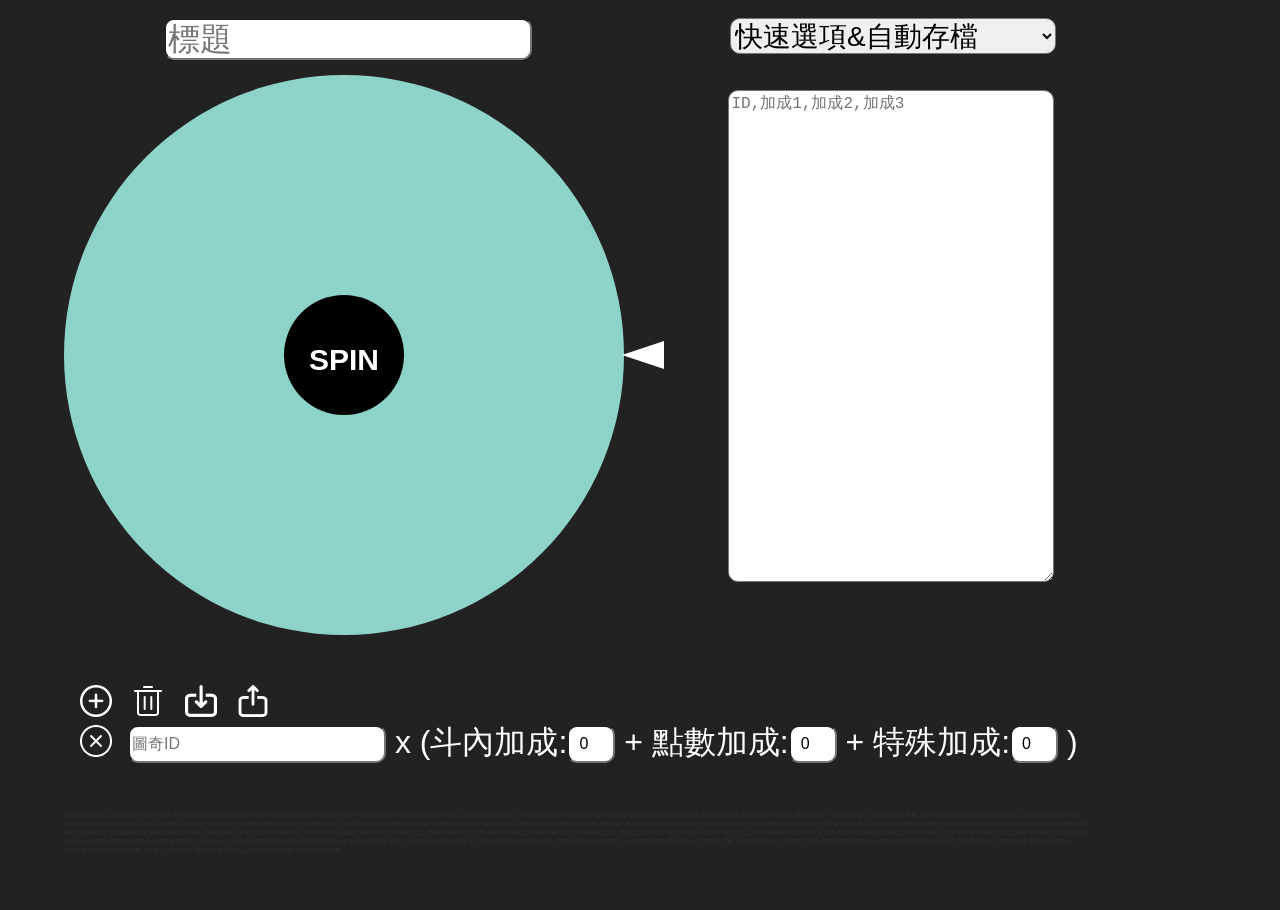
<file: index.html>
<!DOCTYPE html>
<html lang="en">
<head>
    <meta charset="UTF-8">
    <meta http-equiv="X-UA-Compatible" content="IE=edge">
    <meta name="viewport" content="width=device-width, initial-scale=1.0">
    <title>就是個轉盤</title>
    <link rel="icon" href="/favicon.ico">
    <script src="d3.min.js" charset="utf-8"></script>
    <script type="text/javascript" src="test.js"></script>
    <style>
        body{
            padding: 5vh 5vw 0px 5vw;
            margin:0px;
            font-family:Helvetica, Arial, sans-serif;
            background-color: #222;
            color: white;
        }
        text{
            font-size:12px;
            pointer-events:none;
        }
        img{
            width: 32px;
            height: 32px;
            margin-left: 16px;
            display: inline-block;
        }
        #ip_xp{
            /*display: none;*/
            border-radius: 10px;
            font-size: 16px;
            margin-top: 5vh;
            margin-left: 60px;
            width: 320px;
        }
        #overlay{
            top: 0px;
            left: 0px;
            width: 100%;
            height: 100%;
            position: absolute;
            z-index: 1;
            text-align: center;
            -webkit-backdrop-filter: blur(100px);
            backdrop-filter: blur(100px);
            opacity: 1;
            transition: opacity 1s;
        }
        #overlay.hidden{
            opacity: 0;
        }
        #overlay_text{
            position: absolute;
            width: 100%;
            top: 50%;
            left: 50%;
            transform: translate(-50%, -50%);
            font-size: 80px;
        }
        #overlay #img1{
            position: absolute;
            top: 39%;
            left: 50%;
            transform: translate(-50%, -50%);
            width: unset;
            height: unset;
            margin: 0px;
        }
        #overlay img{
            position: absolute;
            top: 60%;
            left: 50%;
            transform: translate(-50%, -50%);
            width: unset;
            height: unset;
            margin: 0px;
        }
        #remove_pick{
            position: absolute;
            top: 75%;
            left: 50%;
            transform: translate(-50%, -50%);
            font-size: 40px;
            background-color: black;
            border-radius: 5px;
            padding: 5px 12px;
            display: none;
        }
        #autosave_time{
            position: absolute;
            top:0px;
            left:8px;
            color:gray;
            display: none;
        }
        #title_text{
            position: absolute;
            width: 360px;
            height: 36px;
            font-size: 32px;
            top: 2vh;
            left: calc( 5vw + 100px );
            border-radius: 10px;
        }
        #presets{
            position: absolute;
            width: 326px;
            height: 36px;
            font-size: 28px;
            top: 2vh;
            margin-left: 666px;
            border-radius: 10px;
        }
        #chart{
            width:600px;
            height:600px;
            top:0px;
            left:0px;
            vertical-align: top;
            display: inline-block;
        }
        #container{
            width:80vw;
            height:25vh;
            vertical-align: top;
            margin-top: 40px;
        }
        .class_id{
            margin-left: 16px !important;
        }
        .class_mul{
            width: 40px !important;
            text-align: center !important;
        }
        .class_mul,.class_id{
            height: 32px;
            vertical-align: top;
            border-radius: 10px;
            line-height: 32px;
            font-size: 16px;
            width: 250px;
        }
        .row img{
            vertical-align:sub;
        }
        .row_text{
            font-size: 32px;
            line-height: 32px;
        }
        .row{
            margin-top: 4px;
        }
        #copyright{
            opacity: .05;
            top: 90vh;
            width:80vw;
            font-size: 8px;
            position: absolute;
            z-index: -999;
            -webkit-user-select: none;
            user-select: none;
        }
    </style>
</head>
<body>
    <div id="overlay" style="display: none;"> <!--remember to remove style-->
        <img id="img1" src="tap.gif" alt="">
        <div id="overlay_text">訂閱白杓貂貂奔本鋪</div>
        <img src="tap.gif" alt="">
        <span id="remove_pick">移除按這裡</span>
    </div>
    <div id="autosave_time"></div>
    <input id="title_text" type="text" placeholder="標題" />
    <select id="presets">
        <option value="">快速選項&自動存檔</option>
        <option value="takeoff">脫衣服</option>
        
    </select>
    <div id="chart"></div>
    <textarea name="" id="ip_xp" placeholder="ID,加成1,加成2,加成3" rows="27"></textarea>
    <div id="container">
        <img src="add.png" width="" height="" id="add_row" alt="">
        <img src="trash.png" width="" height="" id="clear_all" alt="">
        <img src="import.png" width="" height="" id="import" alt="">
        <img src="export.png" width="" height="" id="export" alt="">
        <input type="button" style="display: none;" id="local_save" value="Save"/>
        <!--img src="random.png" width="" height="" id="random" alt=""-->
    </div>
    <div id="copyright">
        Copyright (c) 2022 by Sumesh KP (https://codepen.io/sumeshkp18/pen/VGBPYg)
        Permission is hereby granted, free of charge, to any person obtaining a copy of this software and associated documentation files (the "Software"), to deal in the Software without restriction, including without limitation the rights to use, copy, modify, merge, publish, distribute, sublicense, and/or sell copies of the Software, and to permit persons to whom the Software is furnished to do so, subject to the following conditions:
        The above copyright notice and this permission notice shall be included in all copies or substantial portions of the Software.
        THE SOFTWARE IS PROVIDED "AS IS", WITHOUT WARRANTY OF ANY KIND, EXPRESS OR IMPLIED, INCLUDING BUT NOT LIMITED TO THE WARRANTIES OF MERCHANTABILITY, FITNESS FOR A PARTICULAR PURPOSE AND NONINFRINGEMENT. IN NO EVENT SHALL THE AUTHORS OR COPYRIGHT HOLDERS BE LIABLE FOR ANY CLAIM, DAMAGES OR OTHER LIABILITY, WHETHER IN AN ACTION OF CONTRACT, TORT OR OTHERWISE, ARISING FROM, OUT OF OR IN CONNECTION WITH THE SOFTWARE OR THE USE OR OTHER DEALINGS IN THE SOFTWARE.        
    </div>
</body>
</html>
</file>
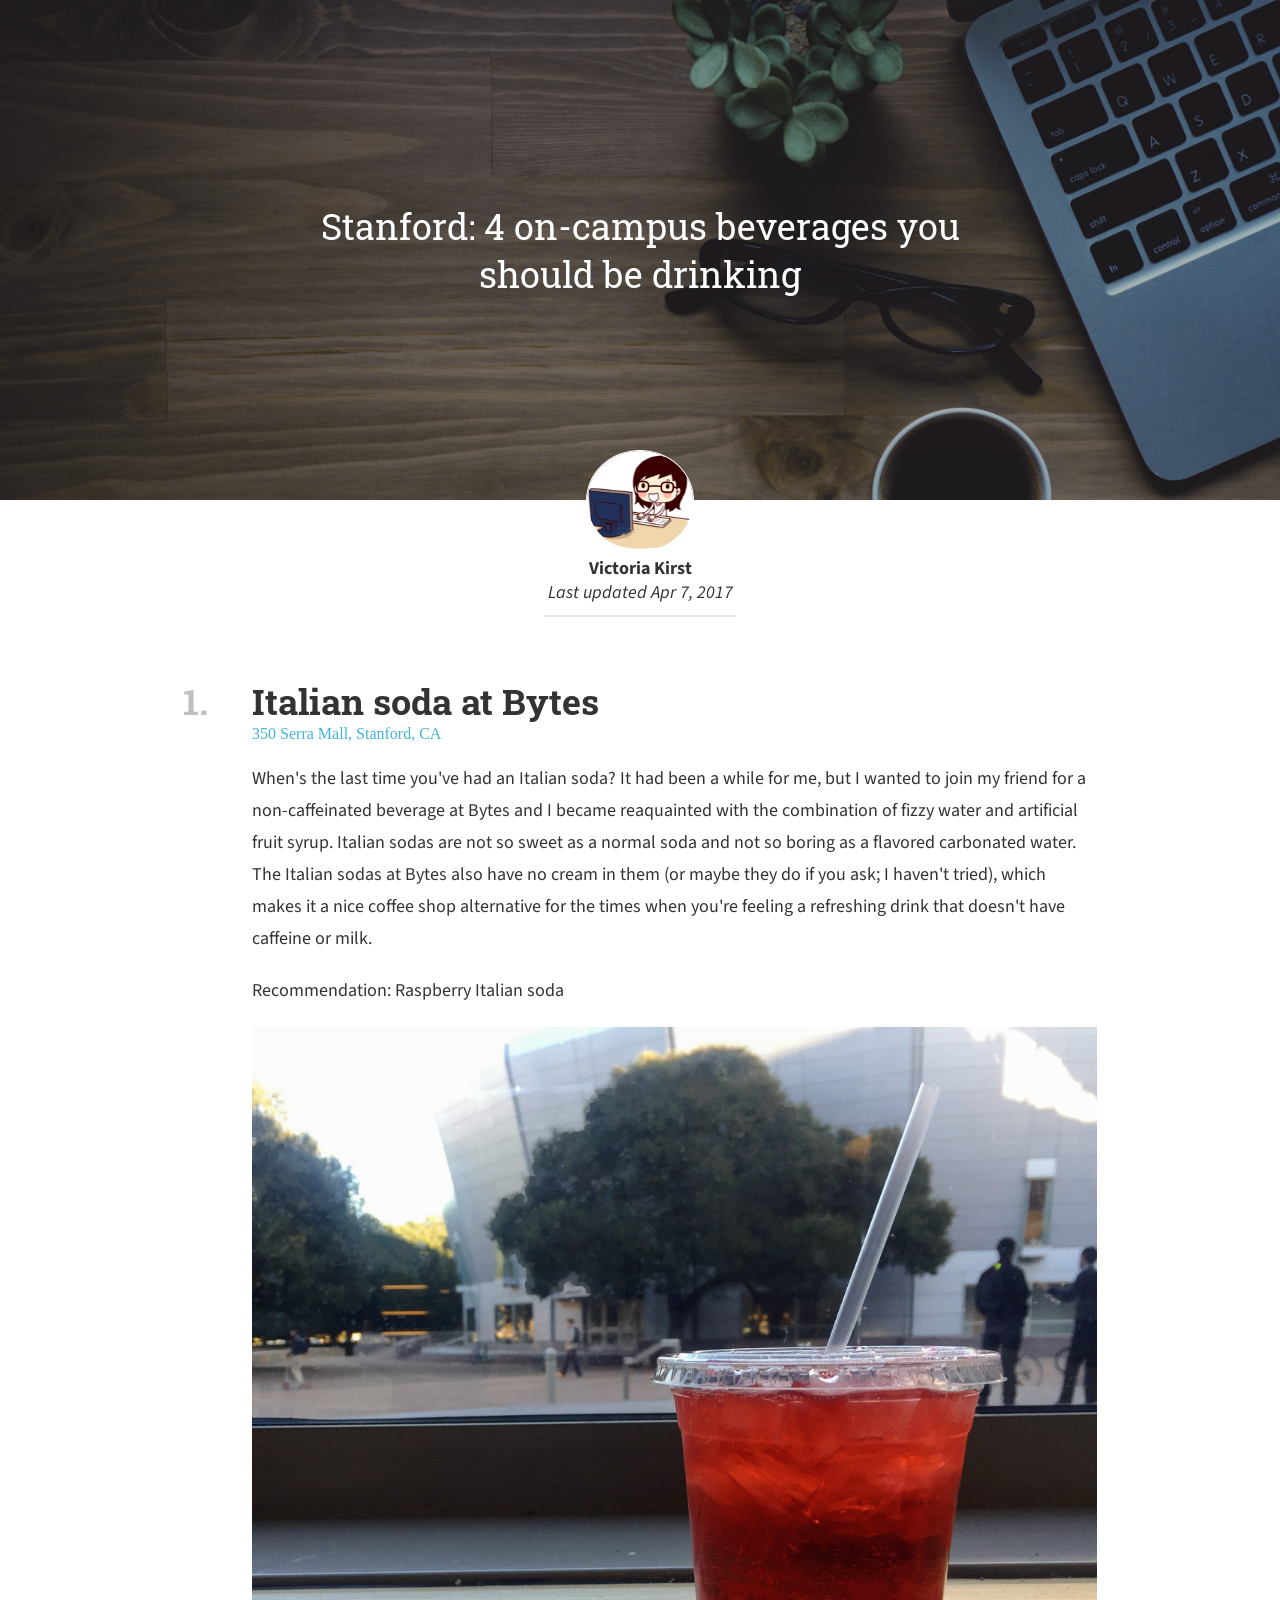
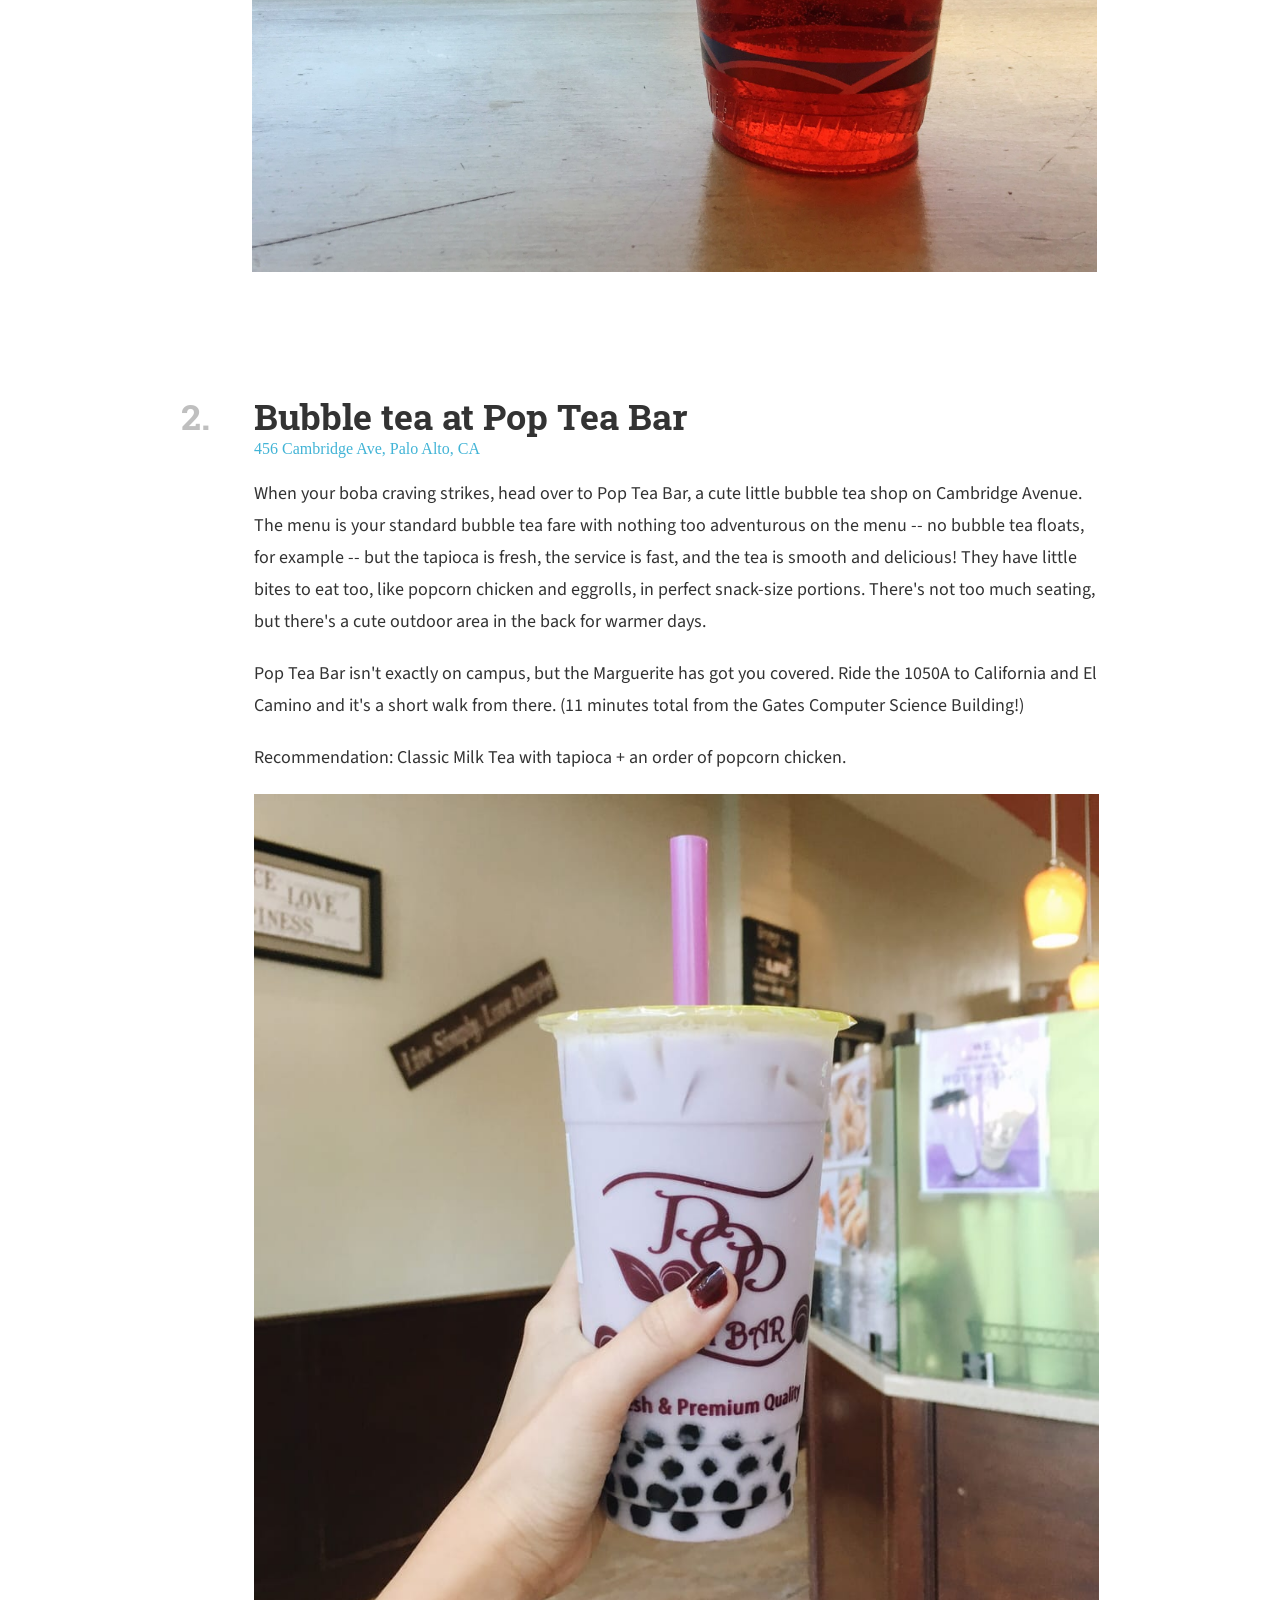
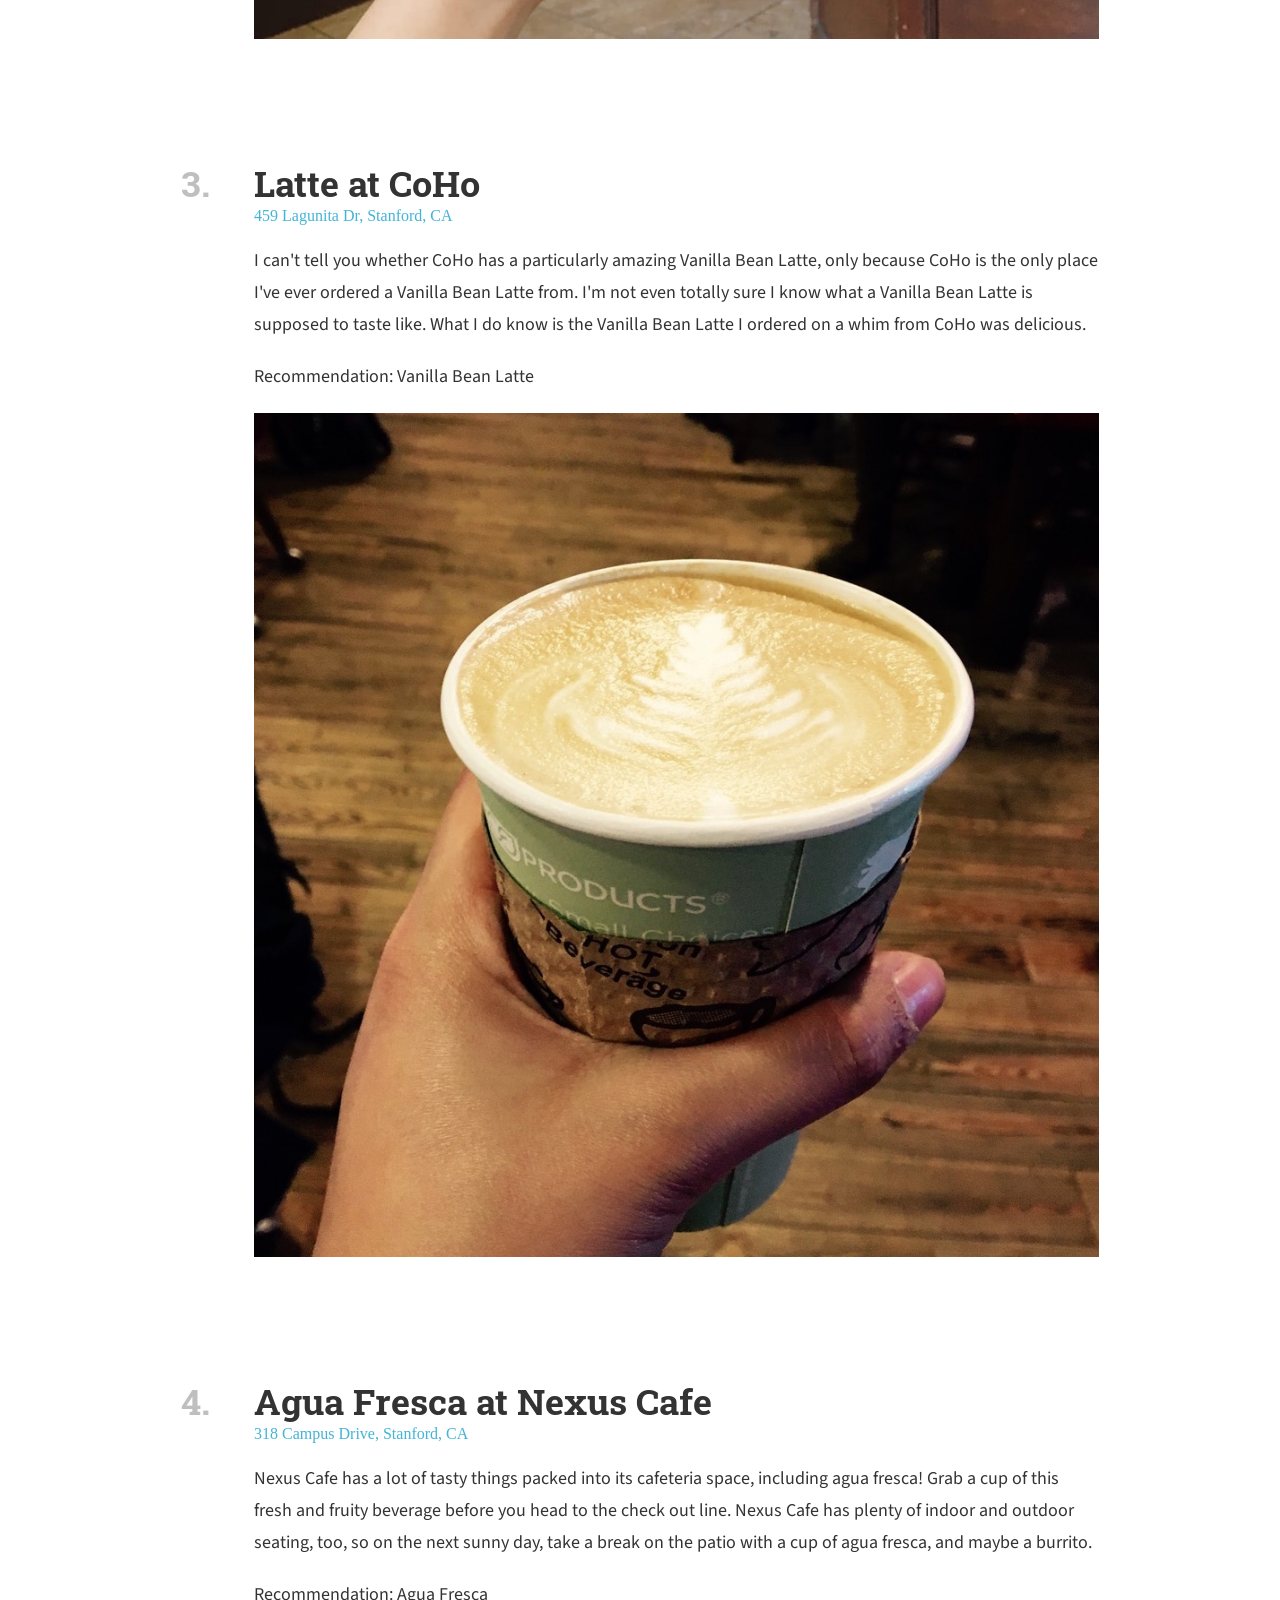
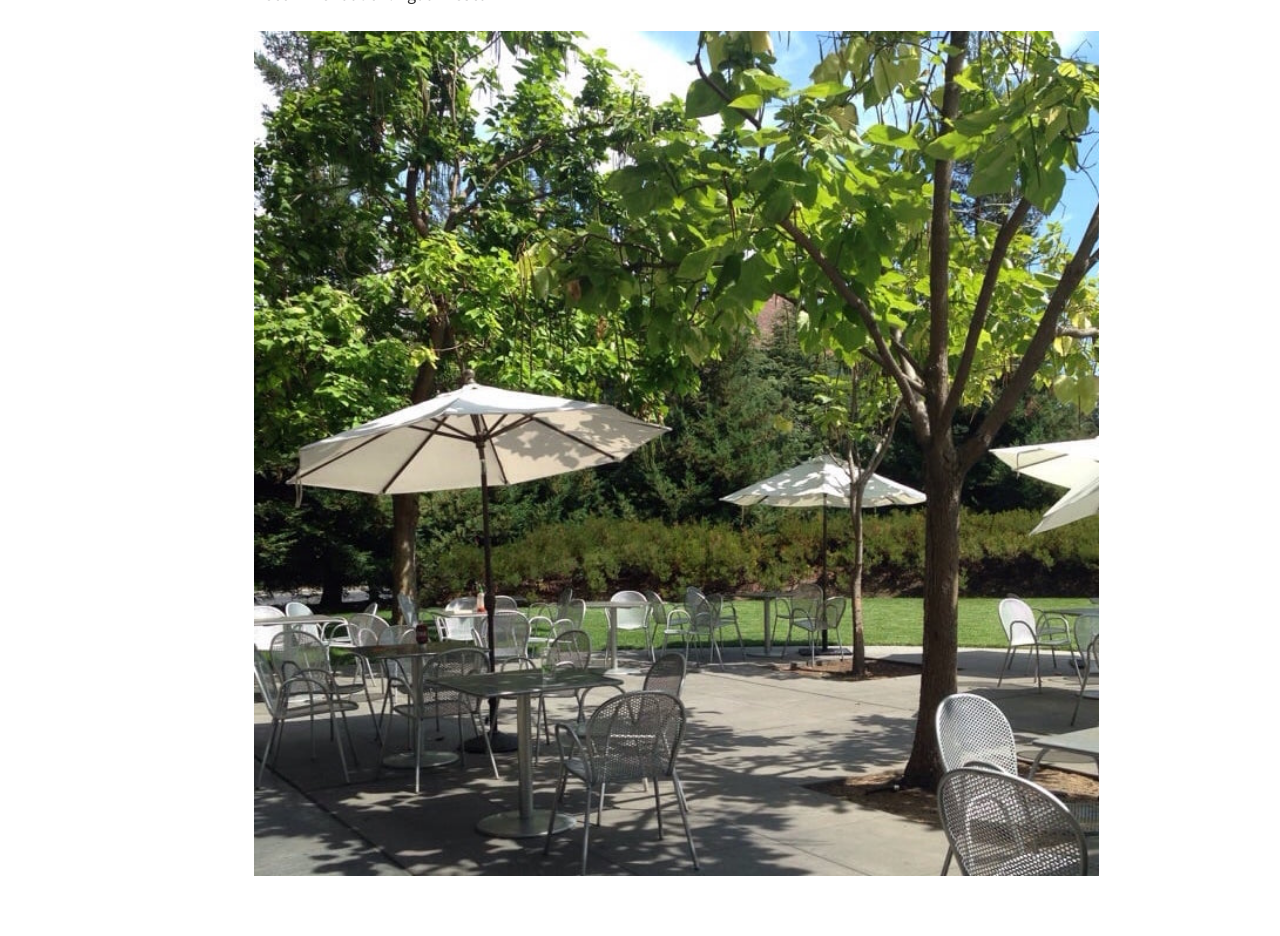
<file: listicle.html>
<!DOCTYPE html>
<html>
  <head>
    <meta charset="utf-8">
    <title>Stanford: 4 on-campus beverages you should be drinking</title>
    <link rel="icon" type="image/png" href="images/favicon-32x32.png" sizes="32x32" />
    <link rel="icon" type="image/png" href="images/favicon-16x16.png" sizes="16x16" />
    <link href="https://fonts.googleapis.com/css?family=Source+Sans+Pro|Roboto+Slab" rel="stylesheet">
    <link rel="stylesheet" href="css/listicle-style.css"/>
  </head>
  <body>

  <!-- TODO(you): Write the HTML necessary to complete HW1! -->

  <!--

    ******************************************
    DO NOT TRANSCRIBE THE ARTICLE YOURSELF!!!!
    ******************************************

    You do not have to type in all of the text on the page!

    The contents of the article is in `listicle-content.txt`, which is
    included in this directory. Copy and paste the contents of that file into
    this HTML file as needed. You should only need to add HTML to markup the
    content.

  -->
	
	<div class="head-image">
		<div class="head-text">
			<p>Stanford: 4 on-campus beverages you should be drinking</p>
		</div>
		<img class="profile_pic" src="images/vrk.png">
		<div class="profile">
			<span id="author">Victoria Kirst</span><br/>
			<span id="stat">Last updated Apr 7, 2017</span>
			<div class="line"></div>
		</div>
	</div>
	<div class="container">
		<span class="article_num">1.</span>
		<span class="article">
			<span class="article_title">
				Italian soda at Bytes
			</span>
			<div>
				<a href="https://goo.gl/maps/EjneHBEPksw">350 Serra Mall, Stanford, CA</a>
			</div>
			<div class="separator"></div>
			<div class="paragraph">
				When's the last time you've had an Italian soda? It had been a while for me, but I wanted to join my friend for a non-caffeinated beverage at Bytes and I became reaquainted with the combination of fizzy water and artificial fruit syrup. Italian sodas are not so sweet as a normal soda and not so boring as a flavored carbonated water. The Italian sodas at Bytes also have no cream in them (or maybe they do if you ask; I haven't tried), which makes it a nice coffee shop alternative for the times when you're feeling a refreshing drink that doesn't have caffeine or milk.
			</div>
			<div class="separator"></div>
			<div class="paragraph">Recommendation: Raspberry Italian soda</div>
			<div class="separator"></div>
			<img class="p_pic" src="images/italian-soda.jpg">
		</span>
		<div></div>
		<span class="article_num">2.</span>
		<span class="article">
			<span class="article_title">
				Bubble tea at Pop Tea Bar
			</span>
			<div>
				<a href="https://goo.gl/maps/3jHRC2umZCy">456 Cambridge Ave, Palo Alto, CA</a>
			</div>
			<div class="separator"></div>
			<div class="paragraph">
				When your boba craving strikes, head over to Pop Tea Bar, a cute little bubble tea shop on Cambridge Avenue. The menu is your standard bubble tea fare with nothing too adventurous on the menu -- no bubble tea floats, for example -- but the tapioca is fresh, the service is fast, and the tea is smooth and delicious! They have little bites to eat too, like popcorn chicken and eggrolls, in perfect snack-size portions. There's not too much seating, but there's a cute outdoor area in the back for warmer days.
			</div>
			<div class="separator"></div>
			<div class="paragraph">
				Pop Tea Bar isn't exactly on campus, but the Marguerite has got you covered. Ride the 1050A to California and El Camino and it's a short walk from there. (11 minutes total from the Gates Computer Science Building!)
			</div>
			<div class="separator"></div>
			<div class="paragraph">Recommendation: Classic Milk Tea with tapioca + an order of popcorn chicken.</div>
			<div class="separator"></div>
			<img class="p_pic" src="images/boba.jpg">
		</span>
		<div></div>
		<span class="article_num">3.</span>
		<span class="article">
			<span class="article_title">
				Latte at CoHo
			</span>
			<div>
				<a href="https://goo.gl/maps/jaov5FhK5852">459 Lagunita Dr, Stanford, CA</a>
			</div>
			<div class="separator"></div>
			<div class="paragraph">
				I can't tell you whether CoHo has a particularly amazing Vanilla Bean Latte, only because CoHo is the only place I've ever ordered a Vanilla Bean Latte from. I'm not even totally sure I know what a Vanilla Bean Latte is supposed to taste like. What I do know is the Vanilla Bean Latte I ordered on a whim from CoHo was delicious.
			</div>
			<div class="separator"></div>
			<div class="paragraph">Recommendation: Vanilla Bean Latte</div>
			<div class="separator"></div>
			<img class="p_pic" src="images/coho-coffee.jpg">
		</span>
		<div></div>
		<span class="article_num">4.</span>
		<span class="article">
			<span class="article_title">
				Agua Fresca at Nexus Cafe
			</span>
			<div>
				<a href="https://goo.gl/maps/WzJZx183auA2">318 Campus Drive, Stanford, CA</a>
			</div>
			<div class="separator"></div>
			<div class="paragraph">
				Nexus Cafe has a lot of tasty things packed into its cafeteria space, including agua fresca! Grab a cup of this fresh and fruity beverage before you head to the check out line. Nexus Cafe has plenty of indoor and outdoor seating, too, so on the next sunny day, take a break on the patio with a cup of agua fresca, and maybe a burrito.
			</div>
			<div class="separator"></div>
			<div class="paragraph">Recommendation: Agua Fresca</div>
			<div class="separator"></div>
			<img class="p_pic" src="images/nexus-cafe.jpg">
		</span>
	</div>
  </body>
</html>
</file>
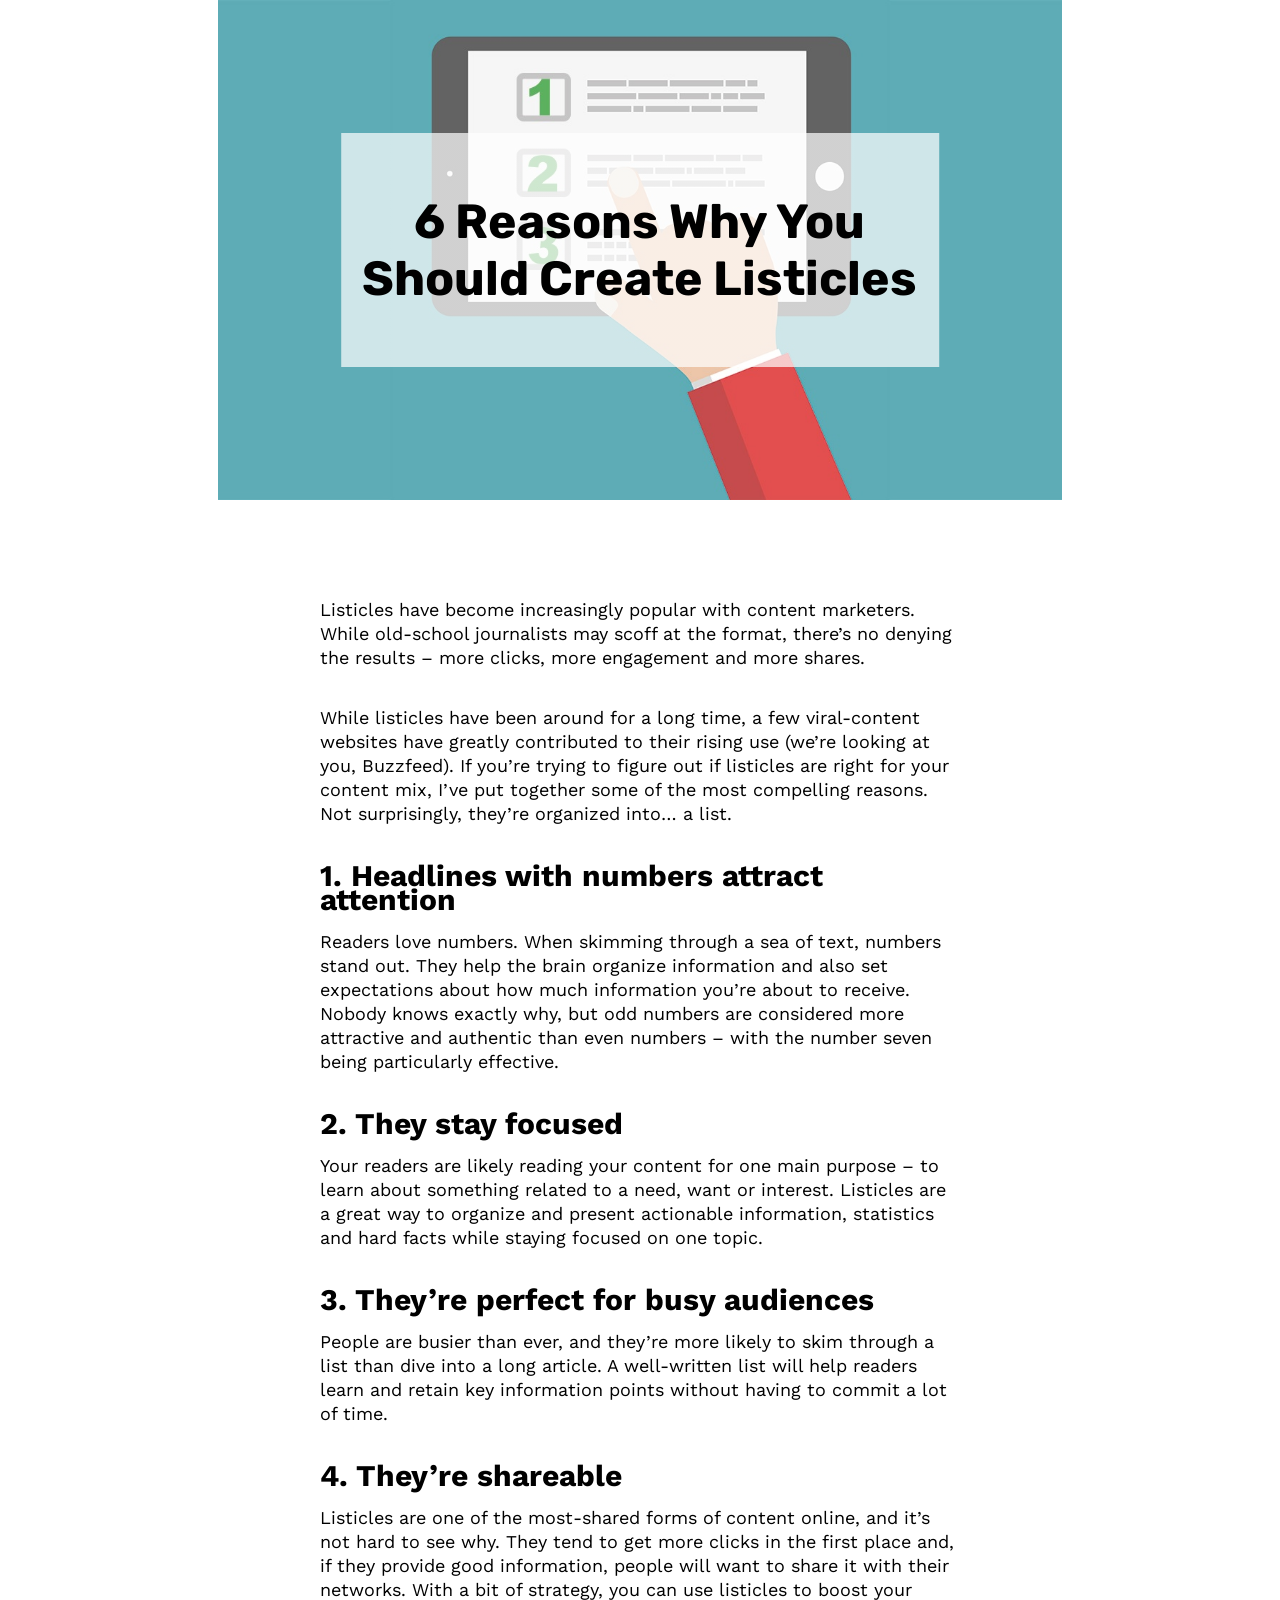
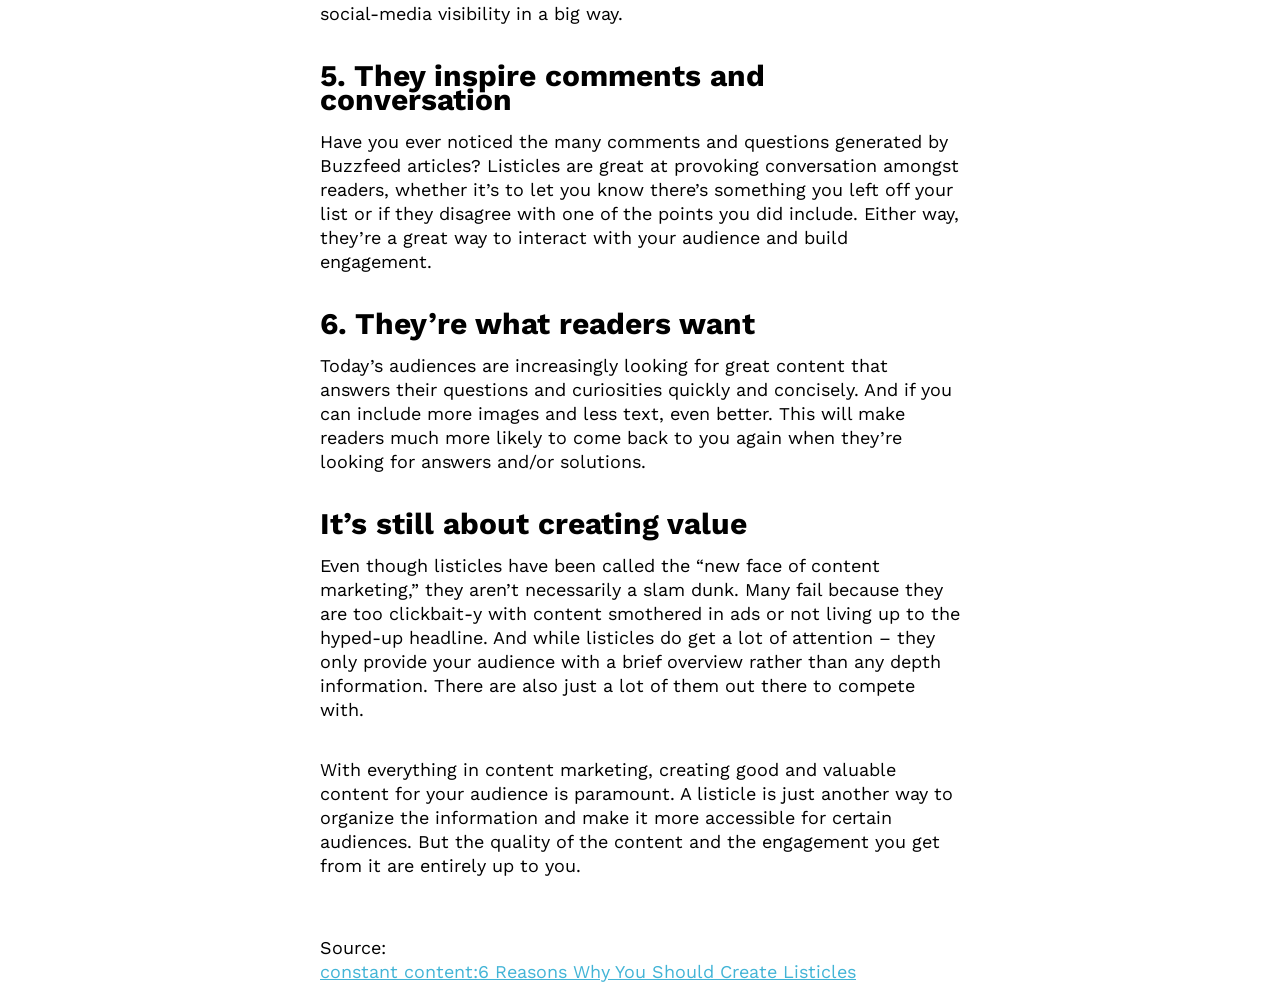
<file: my-list.html>
<!DOCTYPE html>
<html>
  <head>
    <meta charset="utf-8">
    <title>6 Reasons Why You Should Create Listicles</title>
	<link href="https://fonts.googleapis.com/css?family=Rubik|Work+Sans" rel="stylesheet">
    <link rel="stylesheet" href="css/my-list-style.css"/>
  </head>
  <body>
  <!-- TODO(you): Create your own list-based article! It can look however you'd like. -->
	<div class="head_img">
		<div class="head_text">
			6 Reasons Why You Should Create Listicles
		</div>
	</div>
	<div class="container">
		<p>
			Listicles have become increasingly popular with content marketers. While old-school journalists may scoff at the format, there’s no denying the results – more clicks, more engagement and more shares.
		</p>
		<p>
			While listicles have been around for a long time, a few viral-content websites have greatly contributed to their rising use (we’re looking at you, Buzzfeed). If you’re trying to figure out if listicles are right for your content mix, I’ve put together some of the most compelling reasons. Not surprisingly, they’re organized into… a list.
		</p>
		<div class="list_title">1. Headlines with numbers attract attention</div>
		<p>
			Readers love numbers. When skimming through a sea of text, numbers stand out. They help the brain organize information and also set expectations about how much information you’re about to receive. Nobody knows exactly why, but odd numbers are considered more attractive and authentic than even numbers – with the number seven being particularly effective.
		</p>
		<div class="list_title">2. They stay focused</div>
		<p>
			Your readers are likely reading your content for one main purpose – to learn about something related to a need, want or interest. Listicles are a great way to organize and present actionable information, statistics and hard facts while staying focused on one topic.
		</p>
		<div class="list_title">3. They’re perfect for busy audiences</div>
		<p>
			People are busier than ever, and they’re more likely to skim through a list than dive into a long article. A well-written list will help readers learn and retain key information points without having to commit a lot of time.
		</p>
		<div class="list_title">4. They’re shareable</div>
		<p>
			Listicles are one of the most-shared forms of content online, and it’s not hard to see why. They tend to get more clicks in the first place and, if they provide good information, people will want to share it with their networks. With a bit of strategy, you can use listicles to boost your social-media visibility in a big way.
		</p>
		<div class="list_title">5. They inspire comments and conversation</div>
		<p>
			Have you ever noticed the many comments and questions generated by Buzzfeed articles? Listicles are great at provoking conversation amongst readers, whether it’s to let you know there’s something you left off your list or if they disagree with one of the points you did include. Either way, they’re a great way to interact with your audience and build engagement.
		</p>
		<div class="list_title">6. They’re what readers want</div>
		<p>
			Today’s audiences are increasingly looking for great content that answers their questions and curiosities quickly and concisely. And if you can include more images and less text, even better. This will make readers much more likely to come back to you again when they’re looking for answers and/or solutions.
		</p>
		<div class="list_title">It’s still about creating value</div>
		<p>
			Even though listicles have been called the “new face of content marketing,” they aren’t necessarily a slam dunk. Many fail because they are too clickbait-y with content smothered in ads or not living up to the hyped-up headline. And while listicles do get a lot of attention – they only provide your audience with a brief overview rather than any depth information. There are also just a lot of them out there to compete with.
		</p>
		<p>
			With everything in content marketing, creating good and valuable content for your audience is paramount. A listicle is just another way to organize the information and make it more accessible for certain audiences. But the quality of the content and the engagement you get from it are entirely up to you.
		</p>
		<span class="link">Source:</span><a href="https://www.constant-content.com/content-writing-service/2016/08/6-reasons-why-you-should-create-listicles/">constant content:6 Reasons Why You Should Create Listicles</a>
	</div>
  </body>
</html>
</file>
<file: css/listicle-style.css>
/**
 TODO(you): Write the CSS necessary to complete HW1!
*/
body{
	margin:0px;
}
.head-image{
	background-image:linear-gradient(rgba(0, 0, 0, .3),rgba(0, 0, 0, .3)),url("../images/header.jpg");
	height:500px;
	background-repeat:no-repeat;
	background-position:center top;
	background-size:cover;
	width:1280px;
	position:relative;
	margin:auto;
}
.head-text{
	font-family: "Roboto Slab", serif;
	text-align:center;
	top:50%;
	left:50%;
	font-size:36px;
	font-weight:normal;
	color:white;
	position:absolute;
	max-width:780px;
	transform: translate(-50%, -50%);
}
.profile_pic{
	border-radius:100%;
	height:100px;
	display:block;
	margin-left:auto;
	margin-right:auto;
	top:450px;
	position:relative;
	border:1px solid white;
}
.profile{
	font-family:"Source Sans Pro","sans-serif";
	font-size:18px;
	color:rgb(51,51,51);
	line-height:24px;
	text-align:center;
	top:455px;
	position:inherit;
}
#author{
	font-weight:bold;
}
#stat{
	font-style:italic;
}
.line{
	background-color:#e6e6e6;
	height:2px;
	margin:10px auto 0 auto;
	width:190px;
}
.container{
	top:117px;
	position:relative;
	text-align:center;
}
.article{
	position:inherit;
	margin:60px auto 60px auto;
	text-align:left;
	width:66%;
	display:inline-grid;
}
.article_num{
	font-family: "Roboto Slab", serif;
	font-size:36px;
	font-weight:bold;
	color:rgb(0,0,0,.25);
	padding-right:40px;
}
.article_title{
	font-family: "Roboto Slab", serif;
	font-size:36px;
	font-weight:bold;
	color:rgb(51,51,51);
}
.article a:link{
	text-decoration:none;
	color:#42b4d6;
}
.separator{
	height:20px;
}
.paragraph{
	font-family:"Source Sans Pro","sans-serif";
	font-size:18px;
	line-height:32px;
	color:rgb(51,51,51);
}
.p_pic{
	width:100%;
}
</file>
<file: css/my-list-style.css>
/**
 TODO(you): Add CSS for the list that you create yourself!
*/
body{
	margin:0px;
}
.head_img{
	background-image:url(../images/my-img/head.jpg);
	width:66vw;
	height:50vw;
	max-width:1200px;
	max-height:500px;
	background-repeat:no-repeat;
	background-position:center top;
	background-size:cover;
	margin:0px auto 80px auto;
	position:relative;
}
.head_text{
	text-align:center;
	font-size:48px;
	font-family: 'Rubik', sans-serif;
	font-weight:bold;
	width:66%;
	background-image:linear-gradient(rgb(255,255,255,.7),rgb(255,255,255,.7));
	margin:auto;
	top:50%;
	left:50%;
	position:absolute;
	transform: translate(-50%, -50%);
	padding:60px 20px 60px 20px;
}
.container{
	margin:0 auto 0 auto;
	font-family: 'Work Sans', sans-serif;
	width:50vw;
	display:flex;
    flex-direction:column;
	font-size:18px;
	line-height:24px;
}
.list_title{
	font-size:30px;
	font-weight:bold;
	margin-top:20px;
}
.link{
	margin-top:40px;
}
a:link{
	color:#42b4d6;
}
</file>
